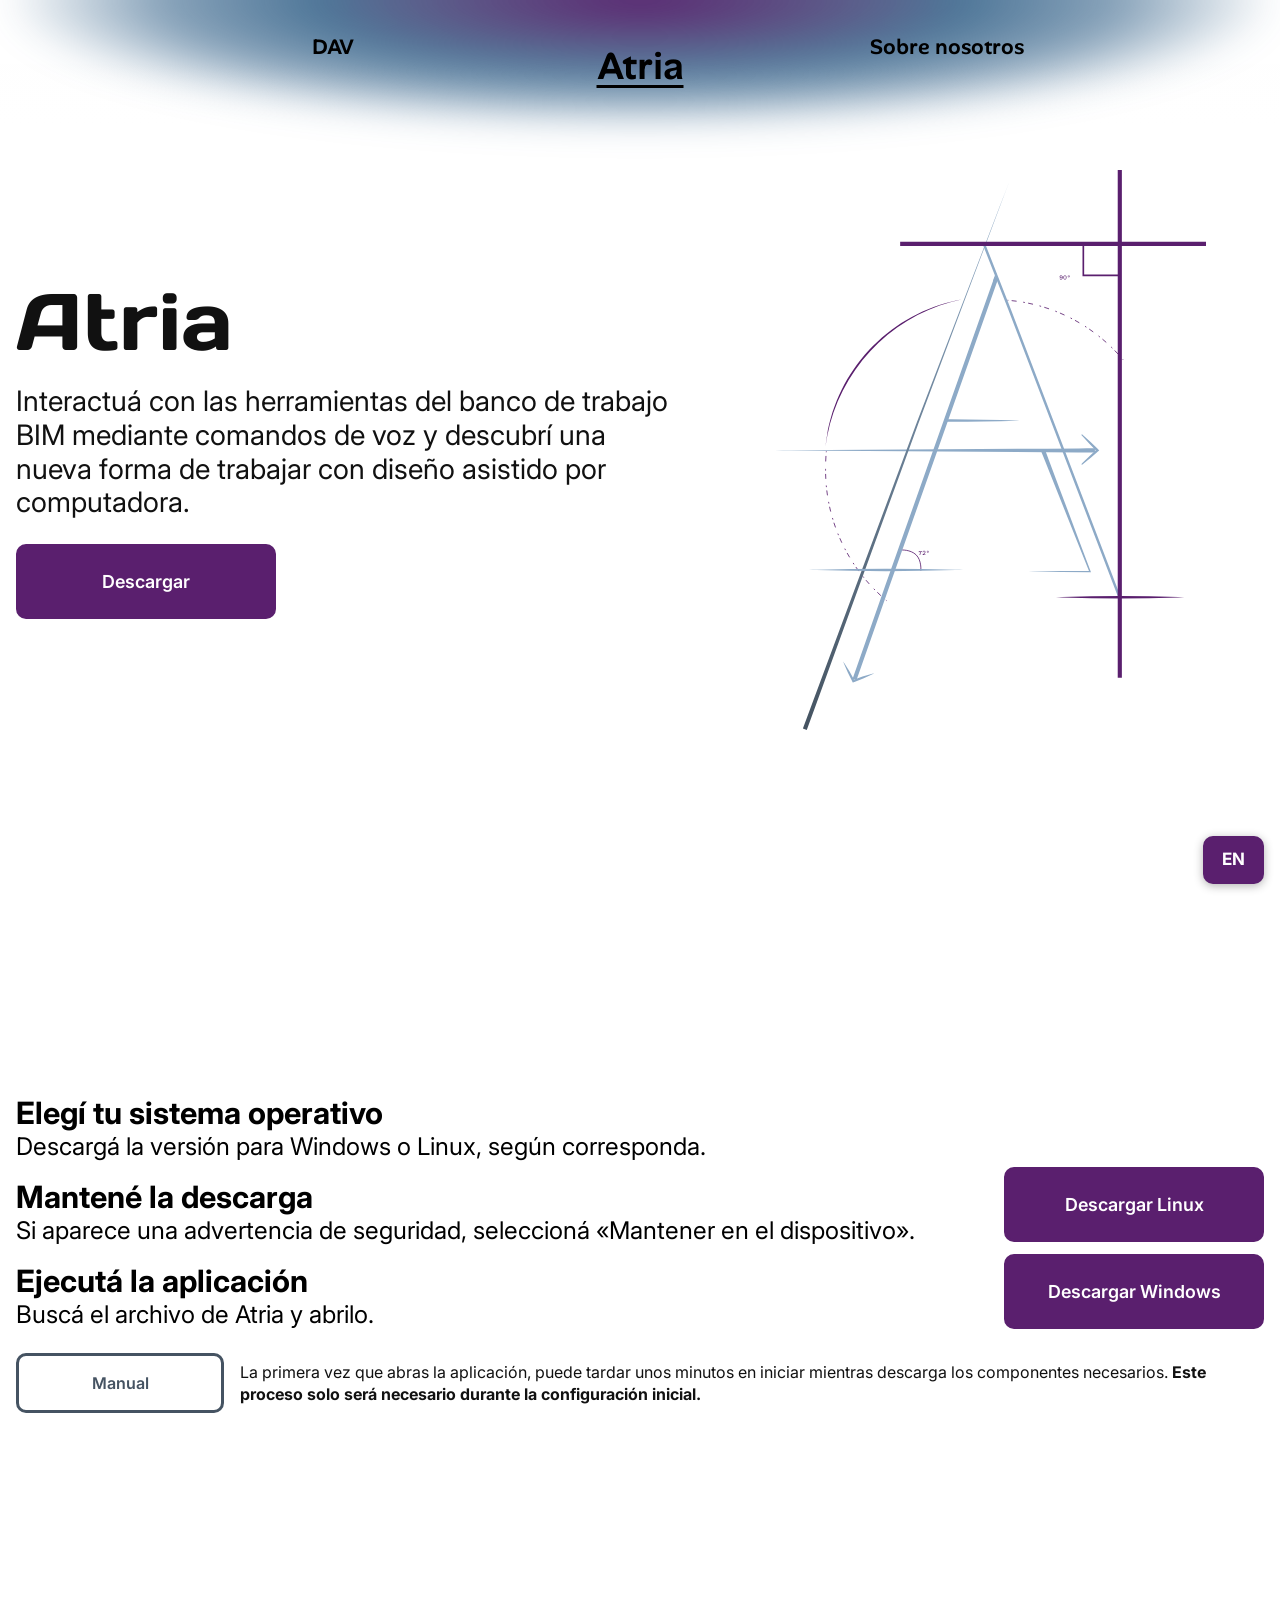
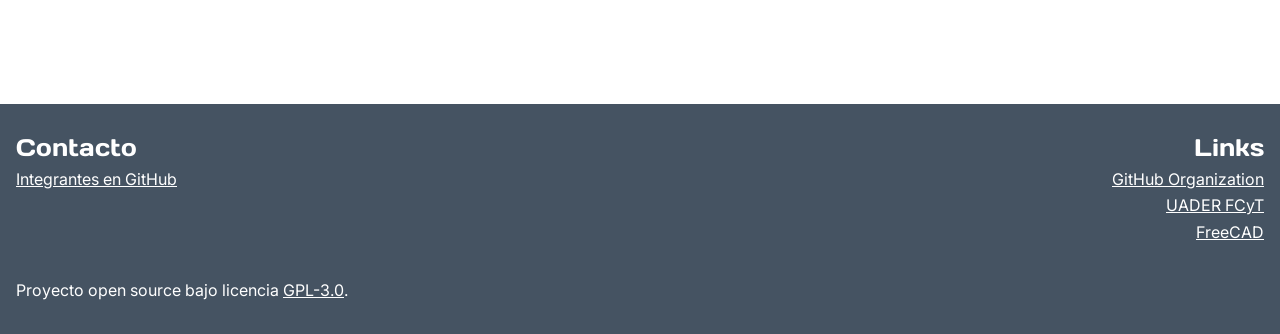
<file: index.html>
<!doctype html>
<html lang="es">
<head>
  <meta charset="utf-8">
  <meta name="viewport" content="width=device-width, initial-scale=1">
  <title>Atria</title>
  <meta name="description" content="Atria permite interactuar con las herramientas del banco de trabajo BIM mediante comandos de voz. Proyecto open source de la UADER.">
  <link rel="canonical" href="https://dav-atria-web.vercel.app/atria">
  <link rel="alternate" hreflang="es" href="https://dav-atria-web.vercel.app/atria">
  <link rel="alternate" hreflang="en" href="https://dav-atria-web.vercel.app/en/atria">
  <link rel="alternate" hreflang="x-default" href="https://dav-atria-web.vercel.app/atria">
  <meta property="og:type" content="website">
  <meta property="og:title" content="Atria">
  <meta property="og:description" content="Atria permite interactuar con las herramientas del banco de trabajo BIM mediante comandos de voz. Proyecto open source de la UADER.">
  <meta property="og:url" content="https://dav-atria-web.vercel.app/atria">
  <meta property="og:locale" content="es_AR">
  <link rel="icon" type="image/svg+xml" href="assets/img/atria-ilustracion.svg">
  <link rel="stylesheet" href="css/styles.css">
</head>
<body>
  <a class="skip-link" href="#main">Saltar al contenido</a>

  <header class="site-header" data-active="atria">
    <div class="nav-blob" aria-hidden="true"></div>
    <div class="site-header__bar">
      <nav id="main-nav" class="main-nav" aria-label="Principal">
        <a href="/DAV">DAV</a>
        <a href="/atria" aria-current="page"><span translate="no" class="notranslate">Atria</span></a>
        <a href="/nosotros">Sobre nosotros</a>
      </nav>
    </div>
  </header>

  <main id="main">
    <section class="section section--screen section--atria" aria-labelledby="page-title">
      <div class="container">
        <div class="hero">
          <div class="hero__text">
            <h1 id="page-title"><span translate="no" class="notranslate">Atria</span></h1>
            <p class="lead">Interactuá con las herramientas del banco de trabajo BIM mediante comandos de voz y descubrí una nueva forma de trabajar con diseño asistido por computadora.</p>
            <div class="btn-row">
              <a class="btn btn--atria" href="#descargas"><span class="btn__label">Descargar</span></a>
            </div>
          </div>
          <img class="hero__visual hero__visual--atria" src="assets/img/atria-ilustracion.svg" alt="" width="520" height="675">
        </div>
      </div>
    </section>
    <section class="section section--screen section--atria" id="descargas" aria-label="Cómo instalar Atria">
      <div class="container">
        <div class="downloads downloads--atria">
          <div class="steps" role="group" aria-label="Cómo instalar Atria">
            <div class="step">
              <h2>Elegí tu sistema operativo</h2>
              <p>Descargá la versión para Windows o Linux, según corresponda.</p>
            </div>
            <div class="step">
              <h2>Mantené la descarga</h2>
              <p>Si aparece una advertencia de seguridad, seleccioná «Mantener en el dispositivo».</p>
            </div>
            <div class="step">
              <h2>Ejecutá la aplicación</h2>
              <p>Buscá el archivo de <span translate="no" class="notranslate">Atria</span> y abrilo.</p>
            </div>
          </div>
          <div class="btn-row downloads__actions">
            <button type="button" class="btn btn--atria" data-link="downloads.atriaLinux" disabled aria-disabled="true"><span class="btn__label">Descargar Linux</span><small>Próximamente</small></button>
            <button type="button" class="btn btn--atria" data-link="downloads.atriaWindows" disabled aria-disabled="true"><span class="btn__label">Descargar Windows</span><small>Próximamente</small></button>
          </div>
          <div class="manual">
            <button type="button" class="btn btn--outline btn--atria-outline" data-link="manual.atria.es" disabled aria-disabled="true"><span class="btn__label">Manual</span><small>Próximamente</small></button>
            <p>La primera vez que abras la aplicación, puede tardar unos minutos en iniciar mientras descarga los componentes necesarios. <strong>Este proceso solo será necesario durante la configuración inicial.</strong></p>
          </div>
        </div>
      </div>
    </section>
  </main>

  <footer class="site-footer site-footer--atria">
    <div class="container site-footer__grid">
      <div>
        <h2 class="site-footer__title">Contacto</h2>
        <ul>
          <li><a href="https://github.com/orgs/DAv-Project-Team-UADER/people" target="_blank" rel="noopener noreferrer">Integrantes en GitHub</a></li>
        </ul>
      </div>
      <div class="site-footer__right">
        <h2 class="site-footer__title">Links</h2>
        <ul>
          <li><a href="https://github.com/DAv-Project-Team-UADER" target="_blank" rel="noopener noreferrer">GitHub Organization</a></li>
          <li><a href="https://fcytcdelu.uader.edu.ar/" target="_blank" rel="noopener noreferrer">UADER FCyT</a></li>
          <li><a href="https://www.freecad.org" target="_blank" rel="noopener noreferrer">FreeCAD</a></li>
        </ul>
      </div>
      <p class="site-footer__license">Proyecto open source bajo licencia <a href="https://github.com/DAv-Project-Team-UADER/Atria/blob/main/LICENSE" target="_blank" rel="noopener noreferrer">GPL-3.0</a>.</p>
    </div>
  </footer>

  <nav class="lang-switch lang-switch--atria" aria-label="Idioma">
    <a href="/en/atria" lang="en" hreflang="en" title="English">EN</a>
  </nav>

  <script src="js/config.js"></script>
  <script src="js/main.js"></script>
</body>
</html>
</file>
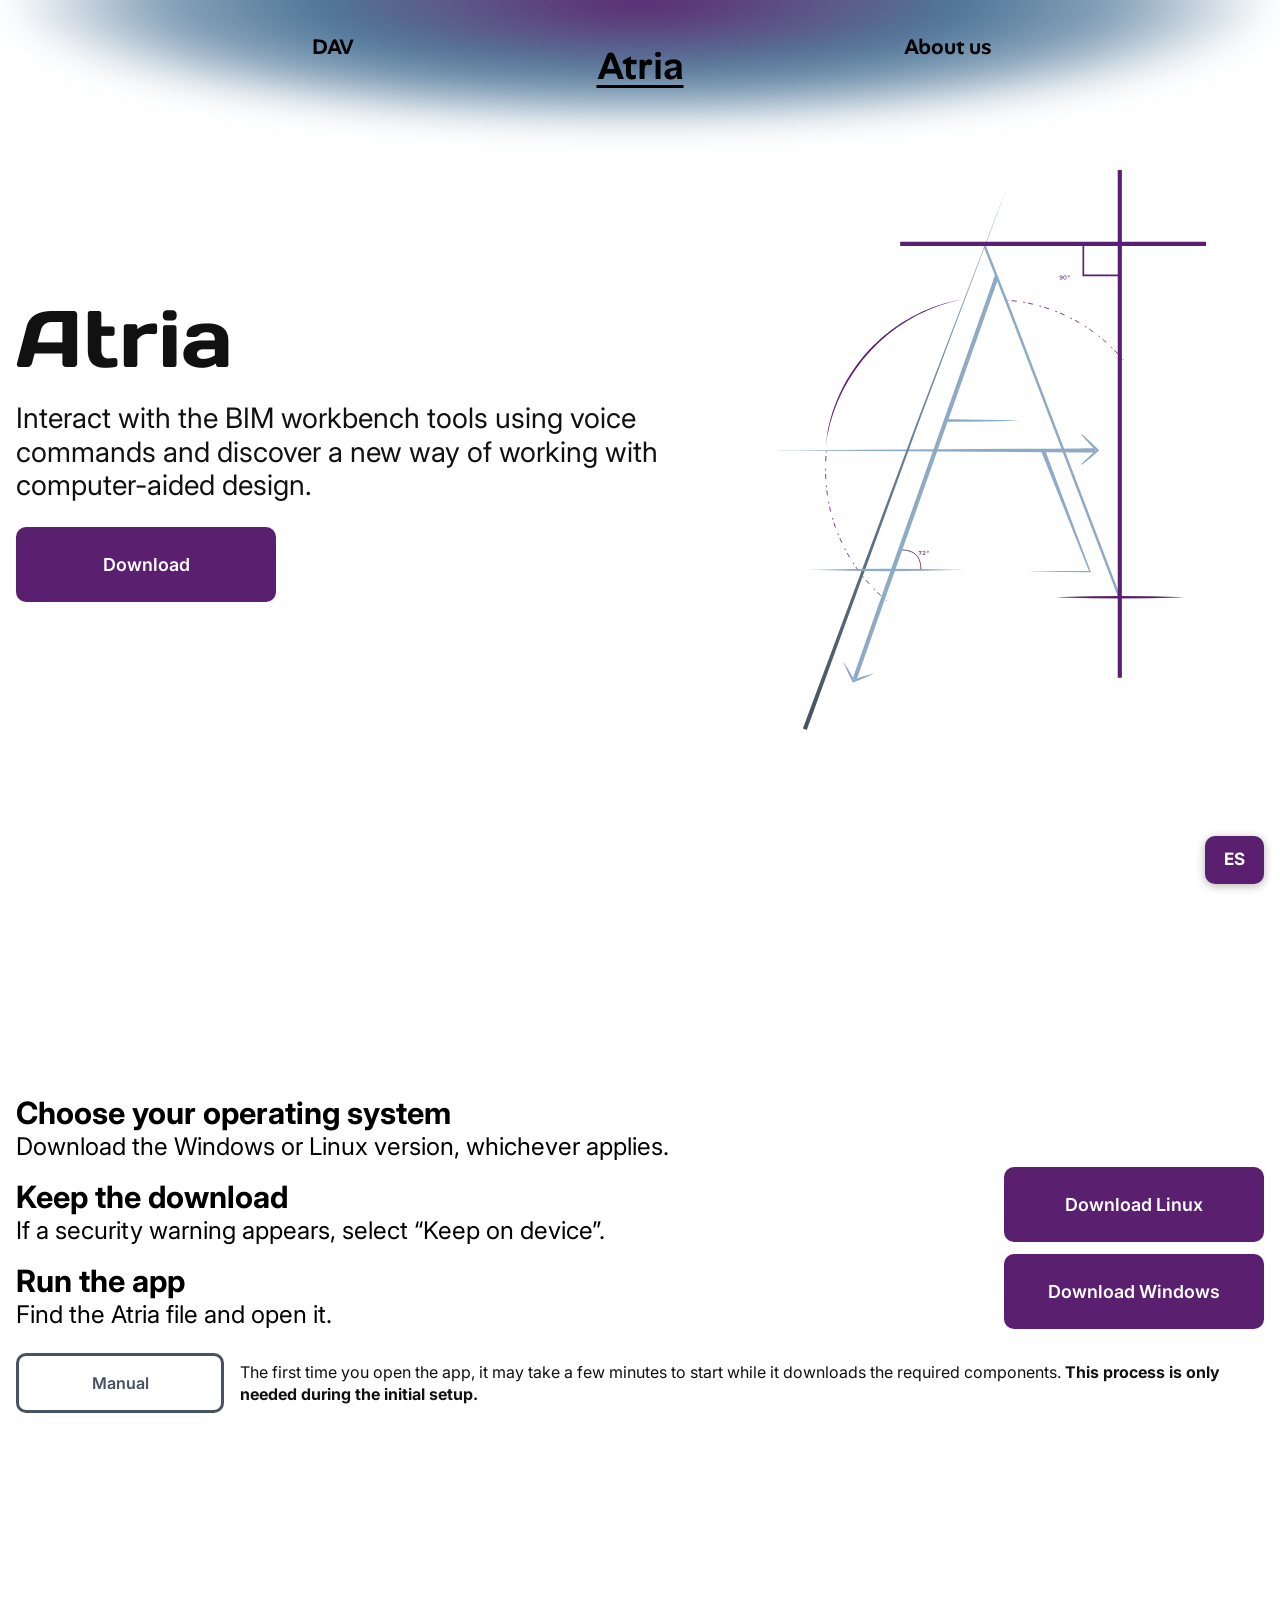
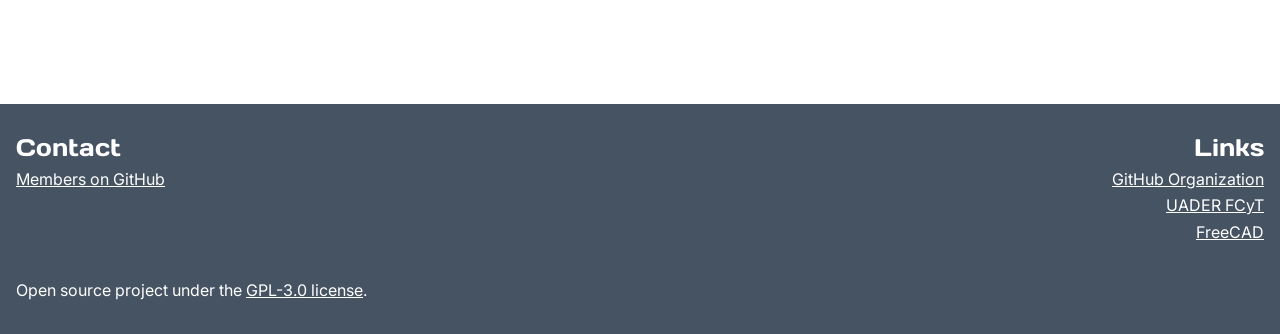
<file: en/index.html>
<!doctype html>
<html lang="en">
<head>
  <meta charset="utf-8">
  <meta name="viewport" content="width=device-width, initial-scale=1">
  <title>Atria</title>
  <meta name="description" content="Atria lets you interact with the BIM workbench tools using voice commands. Open source project from UADER.">
  <link rel="canonical" href="https://dav-atria-web.vercel.app/en/atria">
  <link rel="alternate" hreflang="es" href="https://dav-atria-web.vercel.app/atria">
  <link rel="alternate" hreflang="en" href="https://dav-atria-web.vercel.app/en/atria">
  <link rel="alternate" hreflang="x-default" href="https://dav-atria-web.vercel.app/atria">
  <meta property="og:type" content="website">
  <meta property="og:title" content="Atria">
  <meta property="og:description" content="Atria lets you interact with the BIM workbench tools using voice commands. Open source project from UADER.">
  <meta property="og:url" content="https://dav-atria-web.vercel.app/en/atria">
  <meta property="og:locale" content="en_US">
  <link rel="icon" type="image/svg+xml" href="../assets/img/atria-ilustracion.svg">
  <link rel="stylesheet" href="../css/styles.css">
</head>
<body>
  <a class="skip-link" href="#main">Skip to content</a>

  <header class="site-header" data-active="atria">
    <div class="nav-blob" aria-hidden="true"></div>
    <div class="site-header__bar">
      <nav id="main-nav" class="main-nav" aria-label="Main">
        <a href="/en/DAV">DAV</a>
        <a href="/en/atria" aria-current="page"><span translate="no" class="notranslate">Atria</span></a>
        <a href="/en/aboutUs">About us</a>
      </nav>
    </div>
  </header>

  <main id="main">
    <section class="section section--screen section--atria" aria-labelledby="page-title">
      <div class="container">
        <div class="hero">
          <div class="hero__text">
            <h1 id="page-title"><span translate="no" class="notranslate">Atria</span></h1>
            <p class="lead">Interact with the BIM workbench tools using voice commands and discover a new way of working with computer-aided design.</p>
            <div class="btn-row">
              <a class="btn btn--atria" href="#descargas"><span class="btn__label">Download</span></a>
            </div>
          </div>
          <img class="hero__visual hero__visual--atria" src="../assets/img/atria-ilustracion.svg" alt="" width="520" height="675">
        </div>
      </div>
    </section>
    <section class="section section--screen section--atria" id="descargas" aria-label="How to install Atria">
      <div class="container">
        <div class="downloads downloads--atria">
          <div class="steps" role="group" aria-label="How to install Atria">
            <div class="step">
              <h2>Choose your operating system</h2>
              <p>Download the Windows or Linux version, whichever applies.</p>
            </div>
            <div class="step">
              <h2>Keep the download</h2>
              <p>If a security warning appears, select “Keep on device”.</p>
            </div>
            <div class="step">
              <h2>Run the app</h2>
              <p>Find the <span translate="no" class="notranslate">Atria</span> file and open it.</p>
            </div>
          </div>
          <div class="btn-row downloads__actions">
            <button type="button" class="btn btn--atria" data-link="downloads.atriaLinux" disabled aria-disabled="true"><span class="btn__label">Download Linux</span><small>Coming soon</small></button>
            <button type="button" class="btn btn--atria" data-link="downloads.atriaWindows" disabled aria-disabled="true"><span class="btn__label">Download Windows</span><small>Coming soon</small></button>
          </div>
          <div class="manual">
            <button type="button" class="btn btn--outline btn--atria-outline" data-link="manual.atria.en" disabled aria-disabled="true"><span class="btn__label">Manual</span><small>Coming soon</small></button>
            <p>The first time you open the app, it may take a few minutes to start while it downloads the required components. <strong>This process is only needed during the initial setup.</strong></p>
          </div>
        </div>
      </div>
    </section>
  </main>

  <footer class="site-footer site-footer--atria">
    <div class="container site-footer__grid">
      <div>
        <h2 class="site-footer__title">Contact</h2>
        <ul>
          <li><a href="https://github.com/orgs/DAv-Project-Team-UADER/people" target="_blank" rel="noopener noreferrer">Members on GitHub</a></li>
        </ul>
      </div>
      <div class="site-footer__right">
        <h2 class="site-footer__title">Links</h2>
        <ul>
          <li><a href="https://github.com/DAv-Project-Team-UADER" target="_blank" rel="noopener noreferrer">GitHub Organization</a></li>
          <li><a href="https://fcytcdelu.uader.edu.ar/" target="_blank" rel="noopener noreferrer">UADER FCyT</a></li>
          <li><a href="https://www.freecad.org" target="_blank" rel="noopener noreferrer">FreeCAD</a></li>
        </ul>
      </div>
      <p class="site-footer__license">Open source project under the <a href="https://github.com/DAv-Project-Team-UADER/Atria/blob/main/LICENSE" target="_blank" rel="noopener noreferrer">GPL-3.0 license</a>.</p>
    </div>
  </footer>

  <nav class="lang-switch lang-switch--atria" aria-label="Language">
    <a href="/atria" lang="es" hreflang="es" title="Español">ES</a>
  </nav>

  <script src="../js/config.js"></script>
  <script src="../js/main.js"></script>
</body>
</html>
</file>
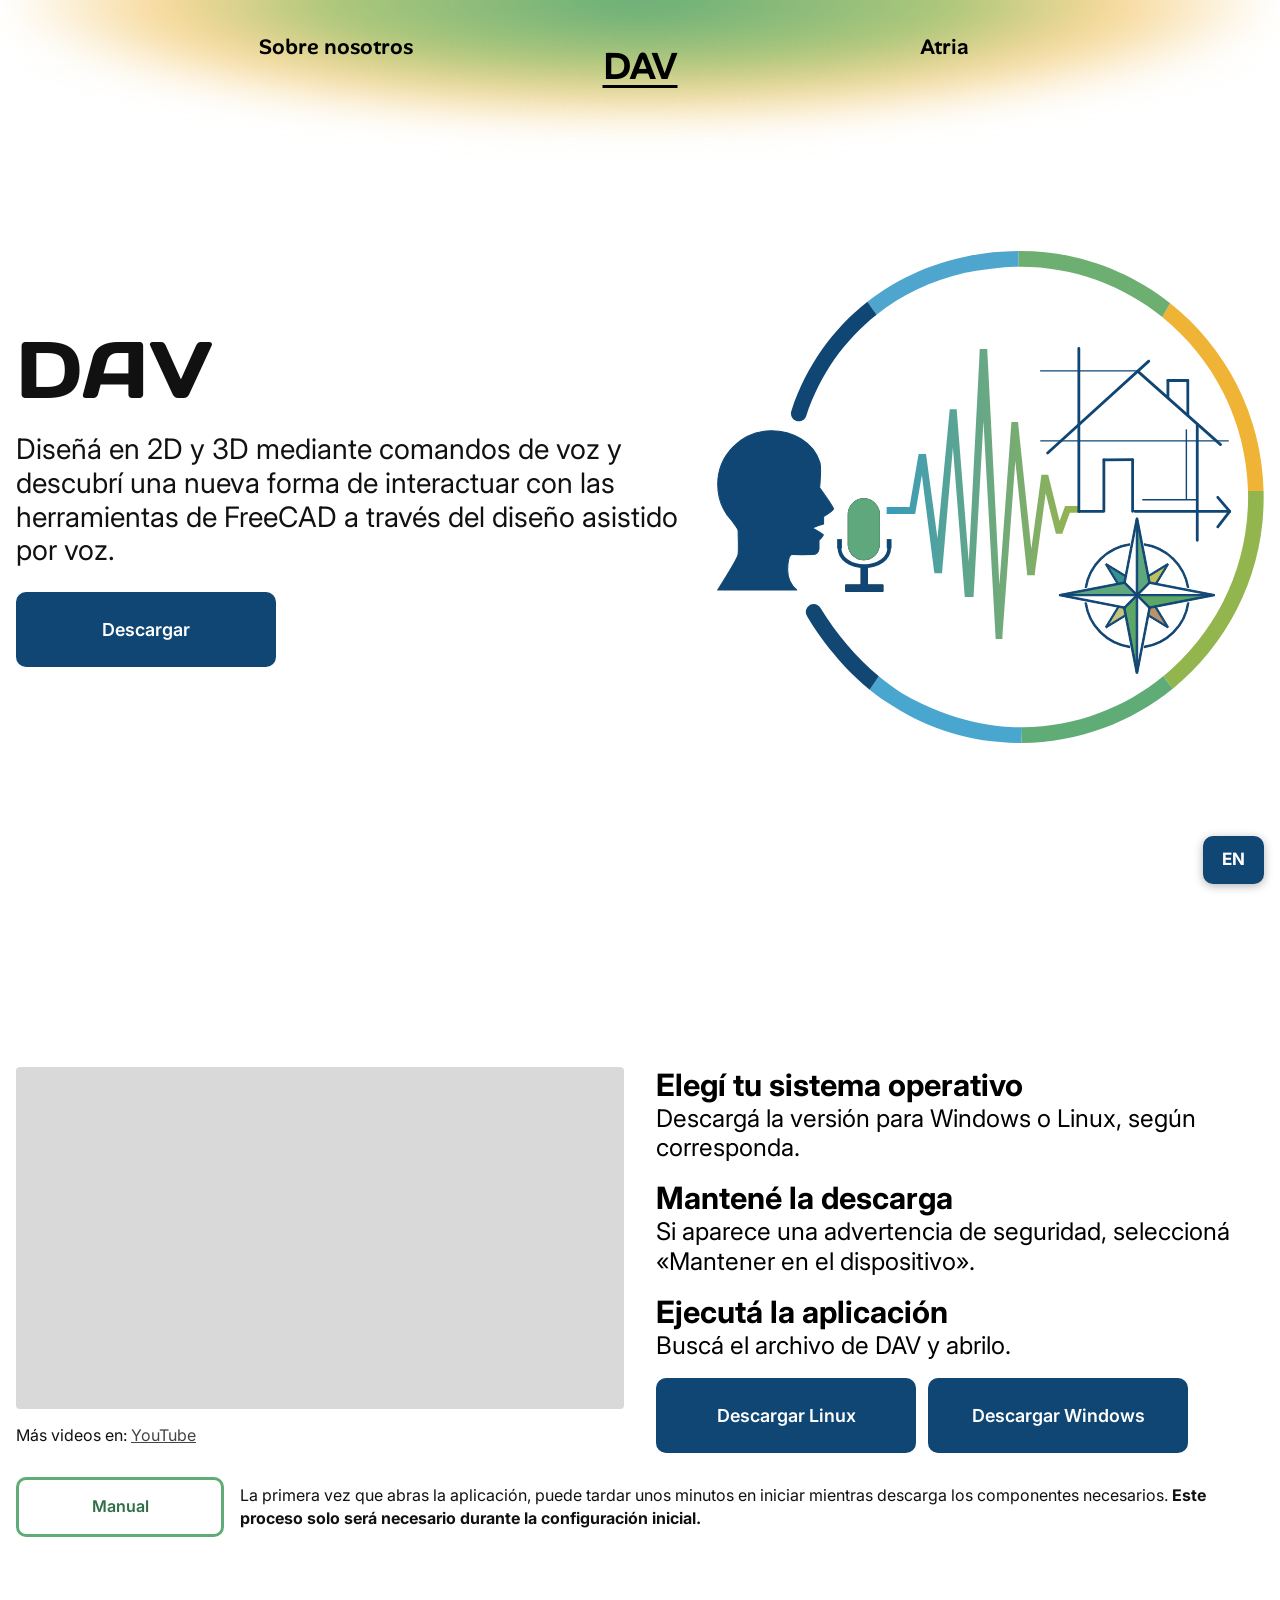
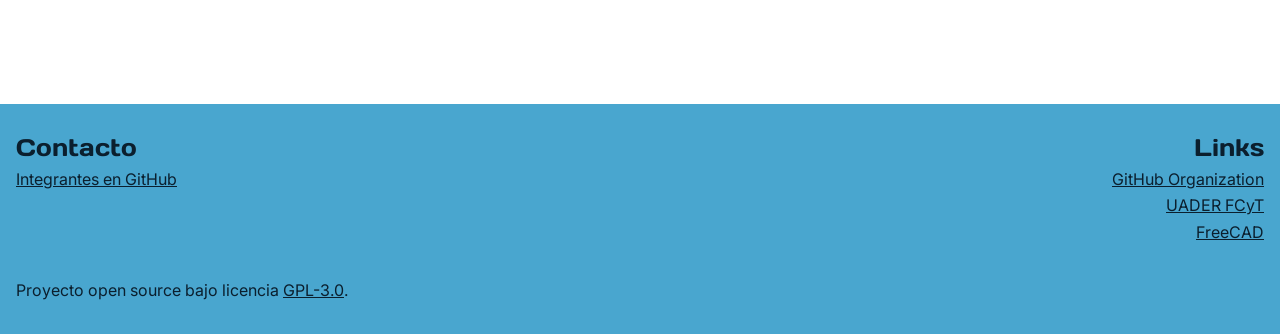
<file: dav.html>
<!doctype html>
<html lang="es">
<head>
  <meta charset="utf-8">
  <meta name="viewport" content="width=device-width, initial-scale=1">
  <title>DAV</title>
  <meta name="description" content="DAV permite diseñar en 2D y 3D con FreeCAD mediante comandos de voz. Proyecto open source de la UADER.">
  <link rel="canonical" href="https://dav-atria-web.vercel.app/DAV">
  <link rel="alternate" hreflang="es" href="https://dav-atria-web.vercel.app/DAV">
  <link rel="alternate" hreflang="en" href="https://dav-atria-web.vercel.app/en/DAV">
  <link rel="alternate" hreflang="x-default" href="https://dav-atria-web.vercel.app/DAV">
  <meta property="og:type" content="website">
  <meta property="og:title" content="DAV">
  <meta property="og:description" content="DAV permite diseñar en 2D y 3D con FreeCAD mediante comandos de voz. Proyecto open source de la UADER.">
  <meta property="og:url" content="https://dav-atria-web.vercel.app/DAV">
  <meta property="og:locale" content="es_AR">
  <link rel="icon" type="image/svg+xml" href="assets/img/dav-ilustracion.svg">
  <link rel="stylesheet" href="css/styles.css">
</head>
<body>
  <a class="skip-link" href="#main">Saltar al contenido</a>

  <header class="site-header" data-active="dav">
    <div class="nav-blob" aria-hidden="true"></div>
    <div class="site-header__bar">
      <nav id="main-nav" class="main-nav" aria-label="Principal">
        <a href="/nosotros">Sobre nosotros</a>
        <a href="/DAV" aria-current="page">DAV</a>
        <a href="/atria"><span translate="no" class="notranslate">Atria</span></a>
      </nav>
    </div>
  </header>

  <main id="main">
    <section class="section section--screen section--dav" aria-labelledby="page-title">
      <div class="container">
        <div class="hero">
          <div class="hero__text">
            <h1 id="page-title">DAV</h1>
            <p class="lead">Diseñá en 2D y 3D mediante comandos de voz y descubrí una nueva forma de interactuar con las herramientas de FreeCAD a través del diseño asistido por voz.</p>
            <div class="btn-row">
              <a class="btn btn--dav" href="#descargas"><span class="btn__label">Descargar</span></a>
            </div>
          </div>
          <img class="hero__visual hero__visual--dav" src="assets/img/dav-ilustracion.svg" alt="" width="509" height="459">
        </div>
      </div>
    </section>
    <section class="section section--screen section--dav" id="descargas" aria-label="Cómo instalar DAV">
      <div class="container">
        <div class="downloads">
          <div class="downloads__video" style="position: relative; overflow: hidden;">
            <iframe src="https://www.youtube.com/embed/890cXP_gKmc?rel=0"
              title="Video tutorial de DAV" loading="lazy" referrerpolicy="strict-origin-when-cross-origin"
              style="position: absolute; inset: 0; width: 100%; height: 100%; border: 0; border-radius: 4px;"
              allow="accelerometer; autoplay; clipboard-write; encrypted-media; gyroscope; picture-in-picture; web-share"
              allowfullscreen></iframe>
          </div>
          <p class="downloads__more">Más videos en:
            <span class="link-soon" data-link="youtube">YouTube</span>
          </p>
          <div class="steps" role="group" aria-label="Cómo instalar DAV">
            <div class="step">
              <h2>Elegí tu sistema operativo</h2>
              <p>Descargá la versión para Windows o Linux, según corresponda.</p>
            </div>
            <div class="step">
              <h2>Mantené la descarga</h2>
              <p>Si aparece una advertencia de seguridad, seleccioná «Mantener en el dispositivo».</p>
            </div>
            <div class="step">
              <h2>Ejecutá la aplicación</h2>
              <p>Buscá el archivo de DAV y abrilo.</p>
            </div>
            <div class="btn-row">
              <button type="button" class="btn btn--dav" data-link="downloads.davLinux" disabled aria-disabled="true"><span class="btn__label">Descargar Linux</span><small>Próximamente</small></button>
              <button type="button" class="btn btn--dav" data-link="downloads.davWindows" disabled aria-disabled="true"><span class="btn__label">Descargar Windows</span><small>Próximamente</small></button>
            </div>
          </div>
          <div class="manual">
            <button type="button" class="btn btn--outline btn--dav-outline" data-link="manual.dav.es" disabled aria-disabled="true"><span class="btn__label">Manual</span><small>Próximamente</small></button>
            <p>La primera vez que abras la aplicación, puede tardar unos minutos en iniciar mientras descarga los componentes necesarios. <strong>Este proceso solo será necesario durante la configuración inicial.</strong></p>
          </div>
        </div>
      </div>
    </section>
  </main>

  <footer class="site-footer site-footer--dav">
    <div class="container site-footer__grid">
      <div>
        <h2 class="site-footer__title">Contacto</h2>
        <ul>
          <li><a href="https://github.com/orgs/DAv-Project-Team-UADER/people" target="_blank" rel="noopener noreferrer">Integrantes en GitHub</a></li>
        </ul>
      </div>
      <div class="site-footer__right">
        <h2 class="site-footer__title">Links</h2>
        <ul>
          <li><a href="https://github.com/DAv-Project-Team-UADER" target="_blank" rel="noopener noreferrer">GitHub Organization</a></li>
          <li><a href="https://fcytcdelu.uader.edu.ar/" target="_blank" rel="noopener noreferrer">UADER FCyT</a></li>
          <li><a href="https://www.freecad.org" target="_blank" rel="noopener noreferrer">FreeCAD</a></li>
        </ul>
      </div>
      <p class="site-footer__license">Proyecto open source bajo licencia <a href="https://github.com/DAv-Project-Team-UADER/Atria/blob/main/LICENSE" target="_blank" rel="noopener noreferrer">GPL-3.0</a>.</p>
    </div>
  </footer>

  <nav class="lang-switch lang-switch--dav" aria-label="Idioma">
    <a href="/en/DAV" lang="en" hreflang="en" title="English">EN</a>
  </nav>

  <script src="js/config.js"></script>
  <script src="js/main.js"></script>
</body>
</html>
</file>
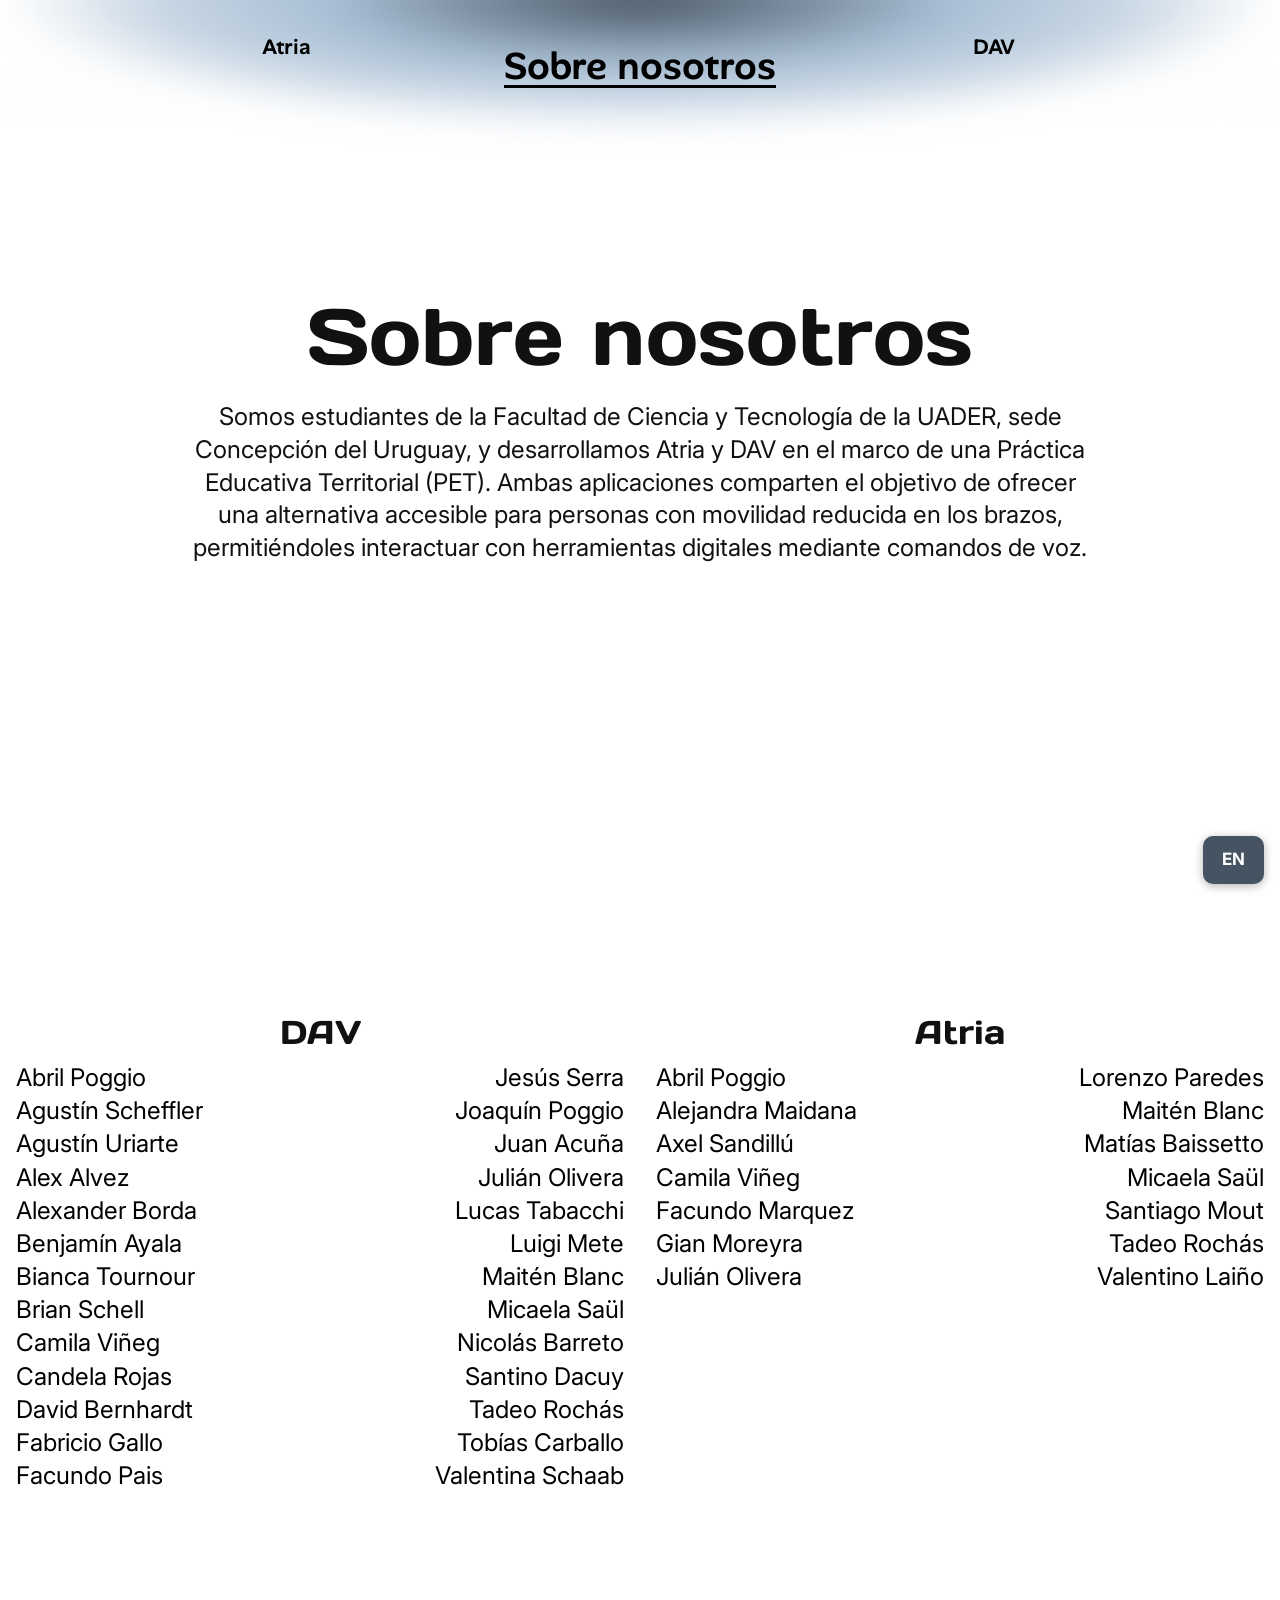
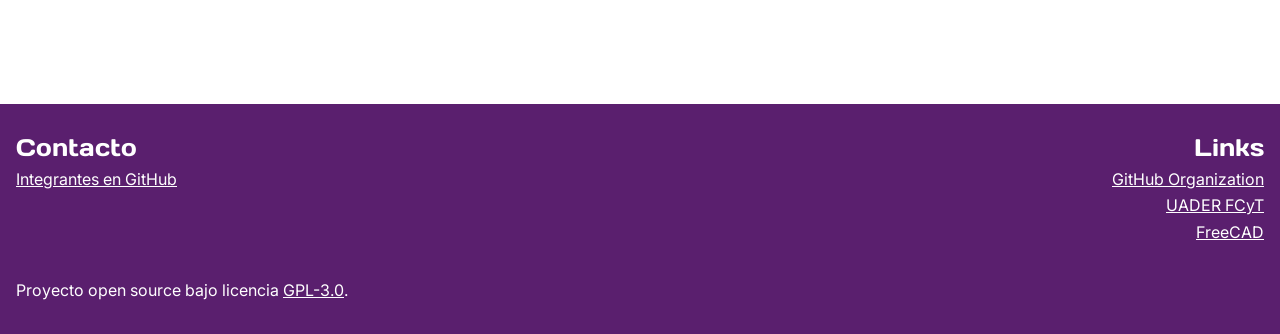
<file: nosotros.html>
<!doctype html>
<html lang="es">
<head>
  <meta charset="utf-8">
  <meta name="viewport" content="width=device-width, initial-scale=1">
  <title>Sobre nosotros</title>
  <meta name="description" content="Estudiantes de la FCyT de la UADER (Concepción del Uruguay) que desarrollan Atria y DAV en una Práctica Educativa Territorial (PET).">
  <link rel="canonical" href="https://dav-atria-web.vercel.app/nosotros">
  <link rel="alternate" hreflang="es" href="https://dav-atria-web.vercel.app/nosotros">
  <link rel="alternate" hreflang="en" href="https://dav-atria-web.vercel.app/en/aboutUs">
  <link rel="alternate" hreflang="x-default" href="https://dav-atria-web.vercel.app/nosotros">
  <meta property="og:type" content="website">
  <meta property="og:title" content="Sobre nosotros">
  <meta property="og:description" content="Estudiantes de la FCyT de la UADER (Concepción del Uruguay) que desarrollan Atria y DAV en una Práctica Educativa Territorial (PET).">
  <meta property="og:url" content="https://dav-atria-web.vercel.app/nosotros">
  <meta property="og:locale" content="es_AR">
  <link rel="icon" type="image/svg+xml" href="assets/img/atria-ilustracion.svg">
  <link rel="stylesheet" href="css/styles.css">
</head>
<body>
  <a class="skip-link" href="#main">Saltar al contenido</a>

  <header class="site-header" data-active="about">
    <div class="nav-blob" aria-hidden="true"></div>
    <div class="site-header__bar">
      <nav id="main-nav" class="main-nav" aria-label="Principal">
        <a href="/atria"><span translate="no" class="notranslate">Atria</span></a>
        <a href="/nosotros" aria-current="page">Sobre nosotros</a>
        <a href="/DAV">DAV</a>
      </nav>
    </div>
  </header>

  <main id="main">
    <section class="section section--about section--screen" aria-labelledby="page-title">
      <div class="container">
        <h1 id="page-title" class="title--center">Sobre nosotros</h1>
        <p class="about__text">Somos estudiantes de la Facultad de Ciencia y Tecnología de la UADER, sede Concepción del Uruguay, y desarrollamos <span translate="no" class="notranslate">Atria</span> y DAV en el marco de una Práctica Educativa Territorial (PET). Ambas aplicaciones comparten el objetivo de ofrecer una alternativa accesible para personas con movilidad reducida en los brazos, permitiéndoles interactuar con herramientas digitales mediante comandos de voz.</p>
      </div>
    </section>
    <section class="section section--about section--screen" aria-label="Integrantes por proyecto">
      <div class="container">
        <div class="teams">
          <div class="team">
            <h2 class="team__title">DAV</h2>
            <ul class="team__list">
              <li>Abril Poggio</li>
              <li>Agustín Scheffler</li>
              <li>Agustín Uriarte</li>
              <li>Alex Alvez</li>
              <li>Alexander Borda</li>
              <li>Benjamín Ayala</li>
              <li>Bianca Tournour</li>
              <li>Brian Schell</li>
              <li>Camila Viñeg</li>
              <li>Candela Rojas</li>
              <li>David Bernhardt</li>
              <li>Fabricio Gallo</li>
              <li>Facundo Pais</li>
            </ul>
            <ul class="team__list">
              <li>Jesús Serra</li>
              <li>Joaquín Poggio</li>
              <li>Juan Acuña</li>
              <li>Julián Olivera</li>
              <li>Lucas Tabacchi</li>
              <li>Luigi Mete</li>
              <li>Maitén Blanc</li>
              <li>Micaela Saül</li>
              <li>Nicolás Barreto</li>
              <li>Santino Dacuy</li>
              <li>Tadeo Rochás</li>
              <li>Tobías Carballo</li>
              <li>Valentina Schaab</li>
            </ul>
          </div>
          <div class="team">
            <h2 class="team__title"><span translate="no" class="notranslate">Atria</span></h2>
            <ul class="team__list">
              <li>Abril Poggio</li>
              <li>Alejandra Maidana</li>
              <li>Axel Sandillú</li>
              <li>Camila Viñeg</li>
              <li>Facundo Marquez</li>
              <li>Gian Moreyra</li>
              <li>Julián Olivera</li>
            </ul>
            <ul class="team__list">
              <li>Lorenzo Paredes</li>
              <li>Maitén Blanc</li>
              <li>Matías Baissetto</li>
              <li>Micaela Saül</li>
              <li>Santiago Mout</li>
              <li>Tadeo Rochás</li>
              <li>Valentino Laiño</li>
            </ul>
          </div>
        </div>
      </div>
    </section>
  </main>

  <footer class="site-footer site-footer--about">
    <div class="container site-footer__grid">
      <div>
        <h2 class="site-footer__title">Contacto</h2>
        <ul>
          <li><a href="https://github.com/orgs/DAv-Project-Team-UADER/people" target="_blank" rel="noopener noreferrer">Integrantes en GitHub</a></li>
        </ul>
      </div>
      <div class="site-footer__right">
        <h2 class="site-footer__title">Links</h2>
        <ul>
          <li><a href="https://github.com/DAv-Project-Team-UADER" target="_blank" rel="noopener noreferrer">GitHub Organization</a></li>
          <li><a href="https://fcytcdelu.uader.edu.ar/" target="_blank" rel="noopener noreferrer">UADER FCyT</a></li>
          <li><a href="https://www.freecad.org" target="_blank" rel="noopener noreferrer">FreeCAD</a></li>
        </ul>
      </div>
      <p class="site-footer__license">Proyecto open source bajo licencia <a href="https://github.com/DAv-Project-Team-UADER/Atria/blob/main/LICENSE" target="_blank" rel="noopener noreferrer">GPL-3.0</a>.</p>
    </div>
  </footer>

  <nav class="lang-switch lang-switch--about" aria-label="Idioma">
    <a href="/en/aboutUs" lang="en" hreflang="en" title="English">EN</a>
  </nav>

  <script src="js/config.js"></script>
  <script src="js/main.js"></script>
</body>
</html>
</file>
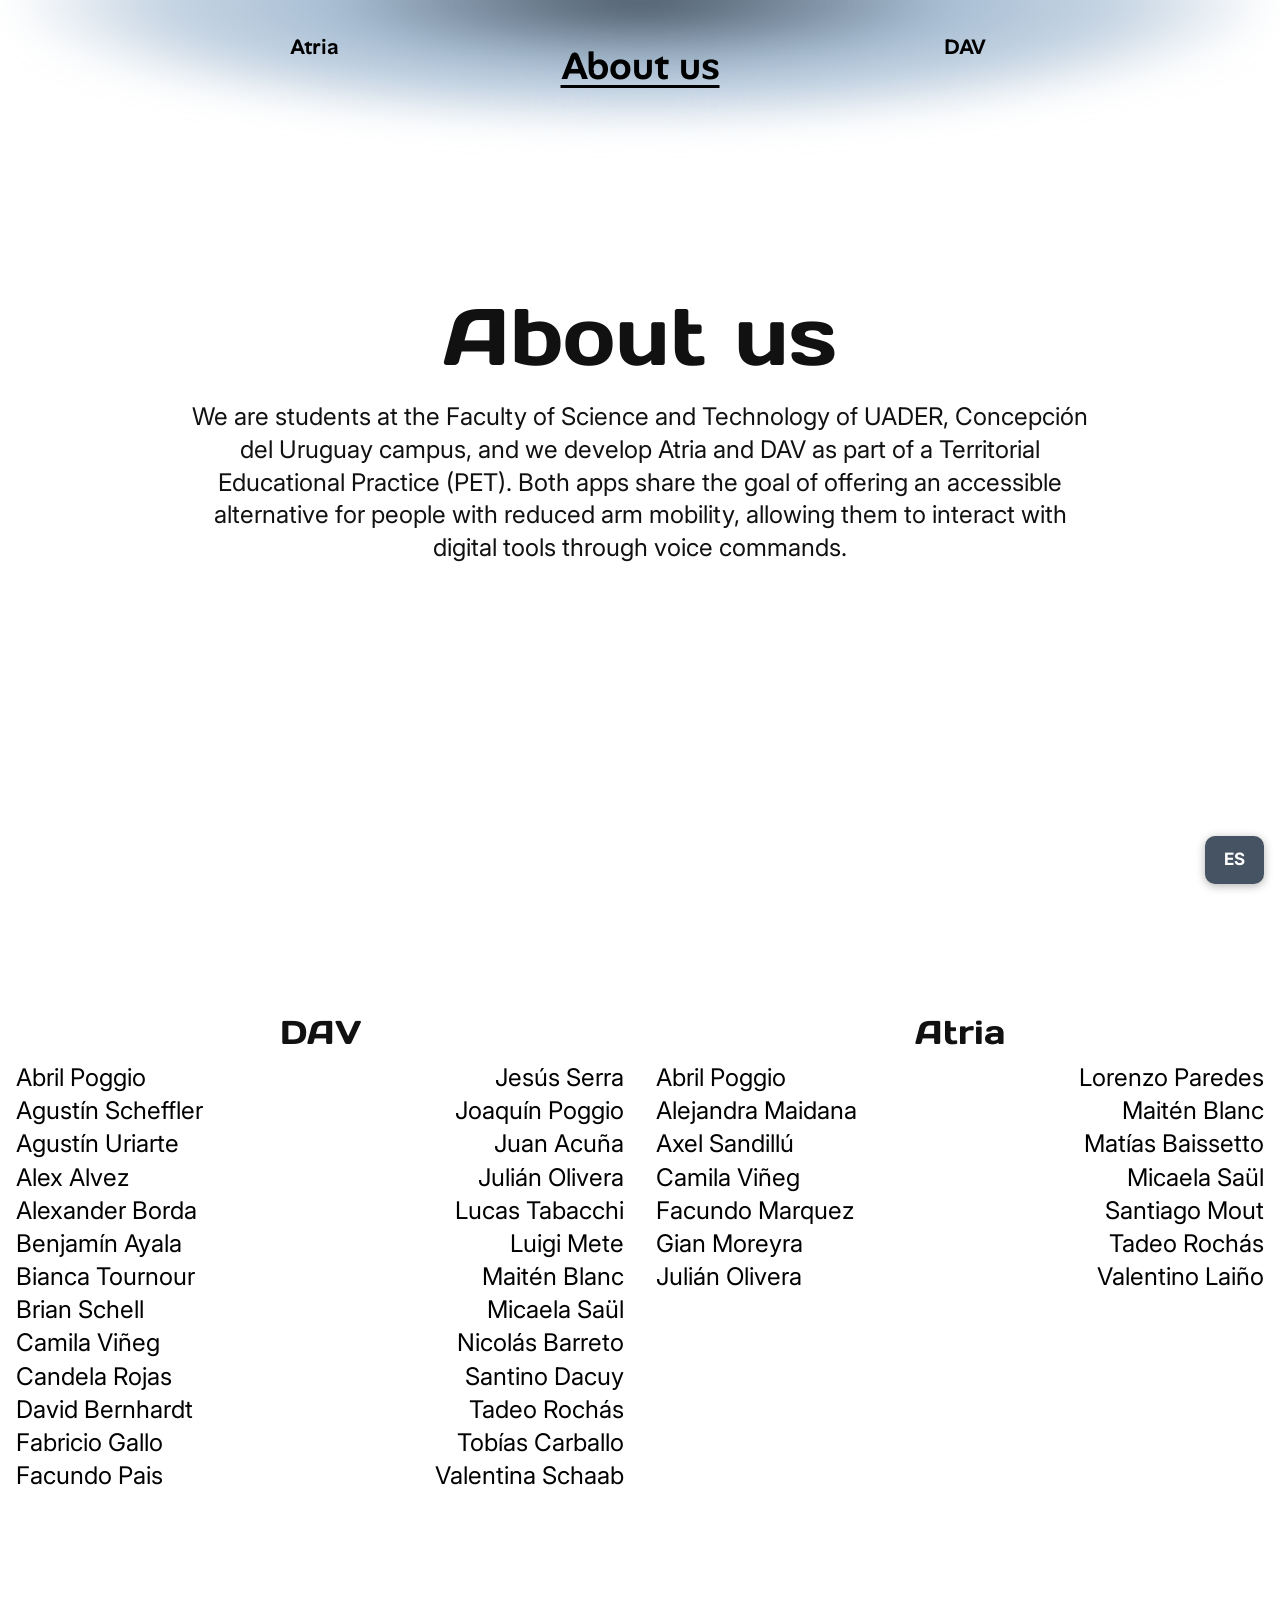
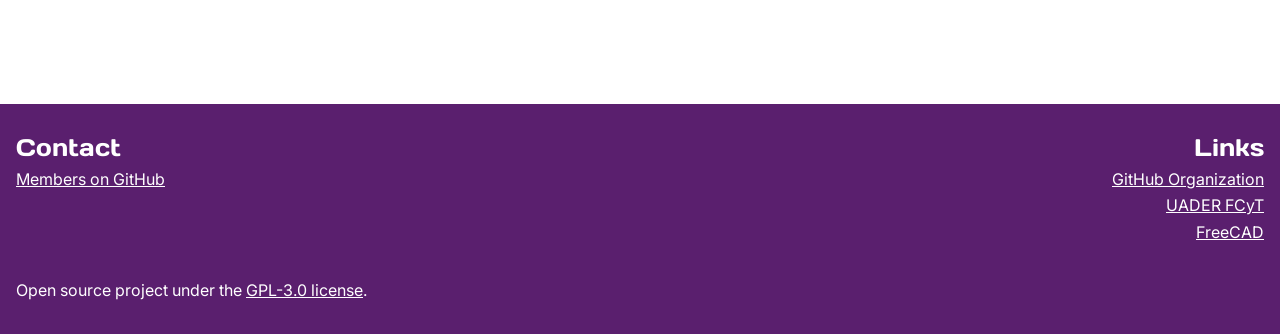
<file: en/about.html>
<!doctype html>
<html lang="en">
<head>
  <meta charset="utf-8">
  <meta name="viewport" content="width=device-width, initial-scale=1">
  <title>About us</title>
  <meta name="description" content="Students from UADER's Faculty of Science and Technology (Concepción del Uruguay) developing Atria and DAV as part of a Territorial Educational Practice (PET).">
  <link rel="canonical" href="https://dav-atria-web.vercel.app/en/aboutUs">
  <link rel="alternate" hreflang="es" href="https://dav-atria-web.vercel.app/nosotros">
  <link rel="alternate" hreflang="en" href="https://dav-atria-web.vercel.app/en/aboutUs">
  <link rel="alternate" hreflang="x-default" href="https://dav-atria-web.vercel.app/nosotros">
  <meta property="og:type" content="website">
  <meta property="og:title" content="About us">
  <meta property="og:description" content="Students from UADER's Faculty of Science and Technology (Concepción del Uruguay) developing Atria and DAV as part of a Territorial Educational Practice (PET).">
  <meta property="og:url" content="https://dav-atria-web.vercel.app/en/aboutUs">
  <meta property="og:locale" content="en_US">
  <link rel="icon" type="image/svg+xml" href="../assets/img/atria-ilustracion.svg">
  <link rel="stylesheet" href="../css/styles.css">
</head>
<body>
  <a class="skip-link" href="#main">Skip to content</a>

  <header class="site-header" data-active="about">
    <div class="nav-blob" aria-hidden="true"></div>
    <div class="site-header__bar">
      <nav id="main-nav" class="main-nav" aria-label="Main">
        <a href="/en/atria"><span translate="no" class="notranslate">Atria</span></a>
        <a href="/en/aboutUs" aria-current="page">About us</a>
        <a href="/en/DAV">DAV</a>
      </nav>
    </div>
  </header>

  <main id="main">
    <section class="section section--about section--screen" aria-labelledby="page-title">
      <div class="container">
        <h1 id="page-title" class="title--center">About us</h1>
        <p class="about__text">We are students at the Faculty of Science and Technology of UADER, Concepción del Uruguay campus, and we develop <span translate="no" class="notranslate">Atria</span> and DAV as part of a Territorial Educational Practice (PET). Both apps share the goal of offering an accessible alternative for people with reduced arm mobility, allowing them to interact with digital tools through voice commands.</p>
      </div>
    </section>
    <section class="section section--about section--screen" aria-label="Project teams">
      <div class="container">
        <div class="teams">
          <div class="team">
            <h2 class="team__title">DAV</h2>
            <ul class="team__list">
              <li>Abril Poggio</li>
              <li>Agustín Scheffler</li>
              <li>Agustín Uriarte</li>
              <li>Alex Alvez</li>
              <li>Alexander Borda</li>
              <li>Benjamín Ayala</li>
              <li>Bianca Tournour</li>
              <li>Brian Schell</li>
              <li>Camila Viñeg</li>
              <li>Candela Rojas</li>
              <li>David Bernhardt</li>
              <li>Fabricio Gallo</li>
              <li>Facundo Pais</li>
            </ul>
            <ul class="team__list">
              <li>Jesús Serra</li>
              <li>Joaquín Poggio</li>
              <li>Juan Acuña</li>
              <li>Julián Olivera</li>
              <li>Lucas Tabacchi</li>
              <li>Luigi Mete</li>
              <li>Maitén Blanc</li>
              <li>Micaela Saül</li>
              <li>Nicolás Barreto</li>
              <li>Santino Dacuy</li>
              <li>Tadeo Rochás</li>
              <li>Tobías Carballo</li>
              <li>Valentina Schaab</li>
            </ul>
          </div>
          <div class="team">
            <h2 class="team__title"><span translate="no" class="notranslate">Atria</span></h2>
            <ul class="team__list">
              <li>Abril Poggio</li>
              <li>Alejandra Maidana</li>
              <li>Axel Sandillú</li>
              <li>Camila Viñeg</li>
              <li>Facundo Marquez</li>
              <li>Gian Moreyra</li>
              <li>Julián Olivera</li>
            </ul>
            <ul class="team__list">
              <li>Lorenzo Paredes</li>
              <li>Maitén Blanc</li>
              <li>Matías Baissetto</li>
              <li>Micaela Saül</li>
              <li>Santiago Mout</li>
              <li>Tadeo Rochás</li>
              <li>Valentino Laiño</li>
            </ul>
          </div>
        </div>
      </div>
    </section>
  </main>

  <footer class="site-footer site-footer--about">
    <div class="container site-footer__grid">
      <div>
        <h2 class="site-footer__title">Contact</h2>
        <ul>
          <li><a href="https://github.com/orgs/DAv-Project-Team-UADER/people" target="_blank" rel="noopener noreferrer">Members on GitHub</a></li>
        </ul>
      </div>
      <div class="site-footer__right">
        <h2 class="site-footer__title">Links</h2>
        <ul>
          <li><a href="https://github.com/DAv-Project-Team-UADER" target="_blank" rel="noopener noreferrer">GitHub Organization</a></li>
          <li><a href="https://fcytcdelu.uader.edu.ar/" target="_blank" rel="noopener noreferrer">UADER FCyT</a></li>
          <li><a href="https://www.freecad.org" target="_blank" rel="noopener noreferrer">FreeCAD</a></li>
        </ul>
      </div>
      <p class="site-footer__license">Open source project under the <a href="https://github.com/DAv-Project-Team-UADER/Atria/blob/main/LICENSE" target="_blank" rel="noopener noreferrer">GPL-3.0 license</a>.</p>
    </div>
  </footer>

  <nav class="lang-switch lang-switch--about" aria-label="Language">
    <a href="/nosotros" lang="es" hreflang="es" title="Español">ES</a>
  </nav>

  <script src="../js/config.js"></script>
  <script src="../js/main.js"></script>
</body>
</html>
</file>
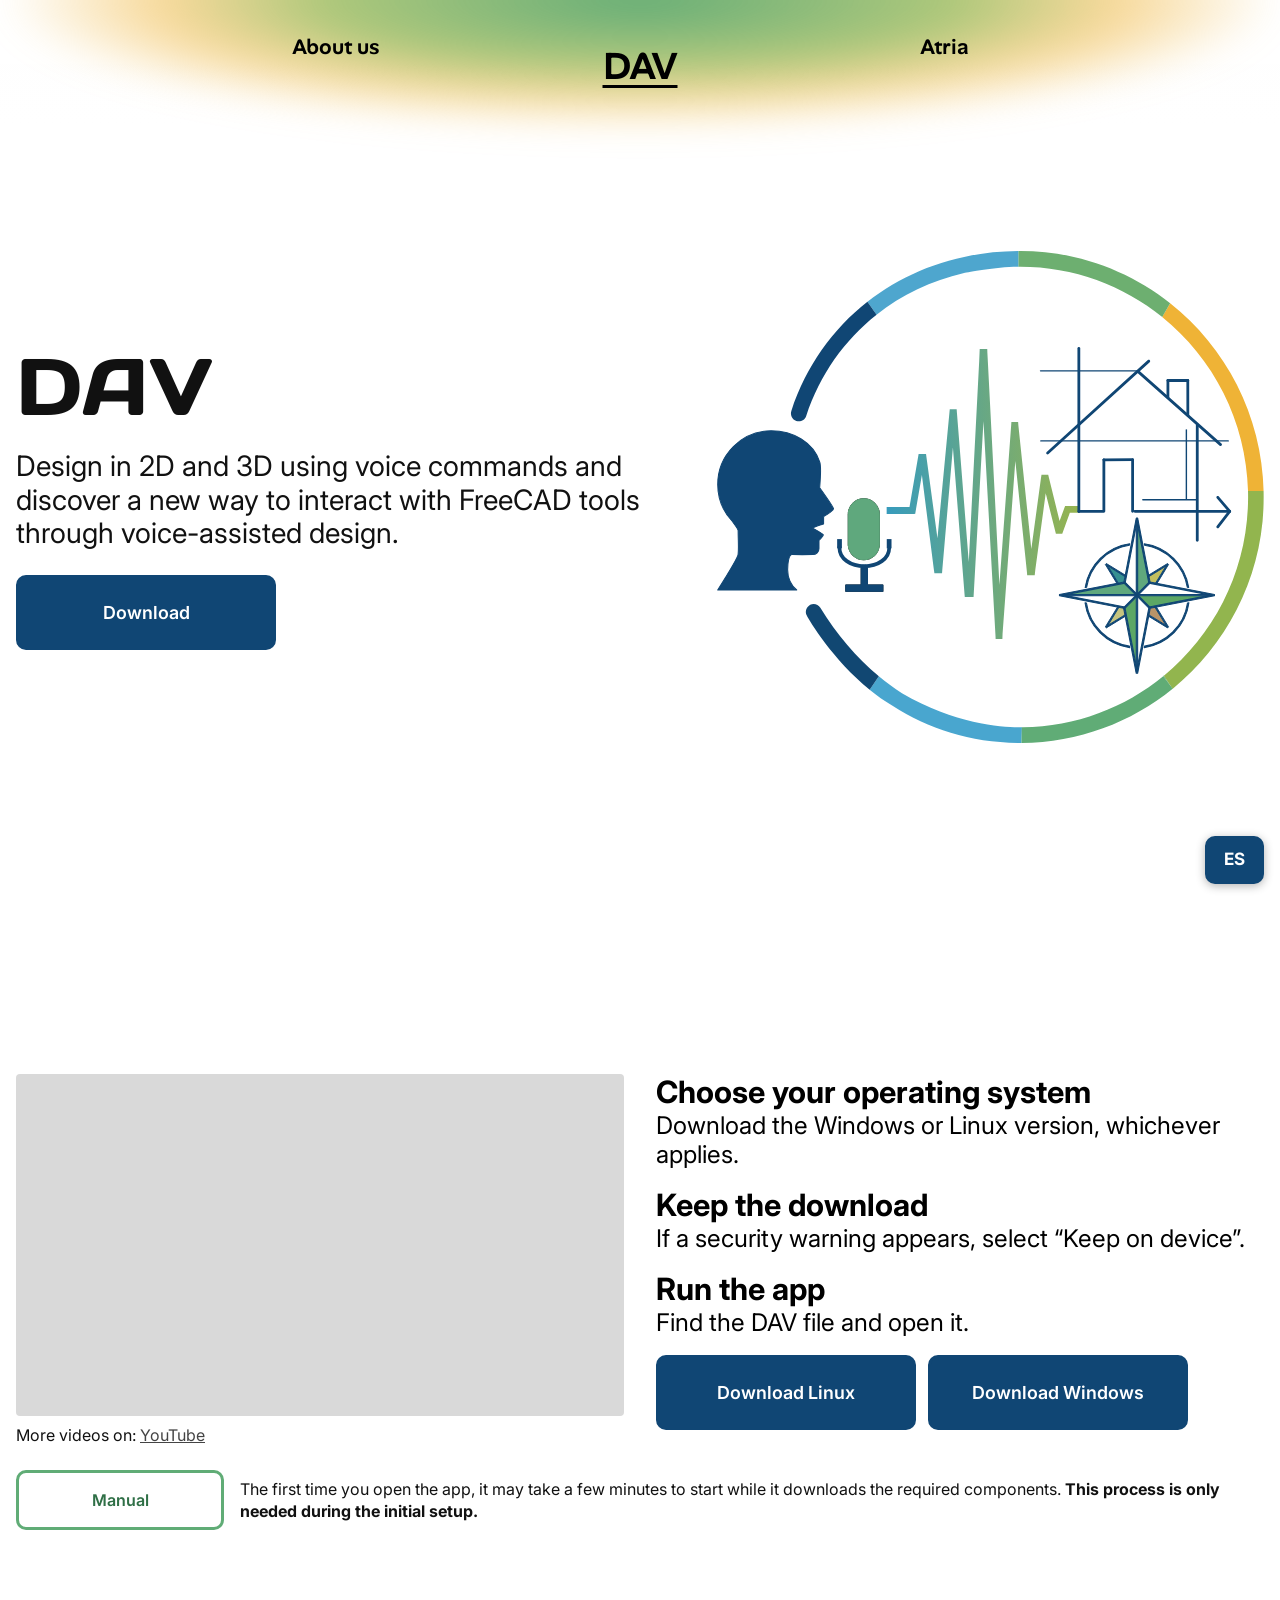
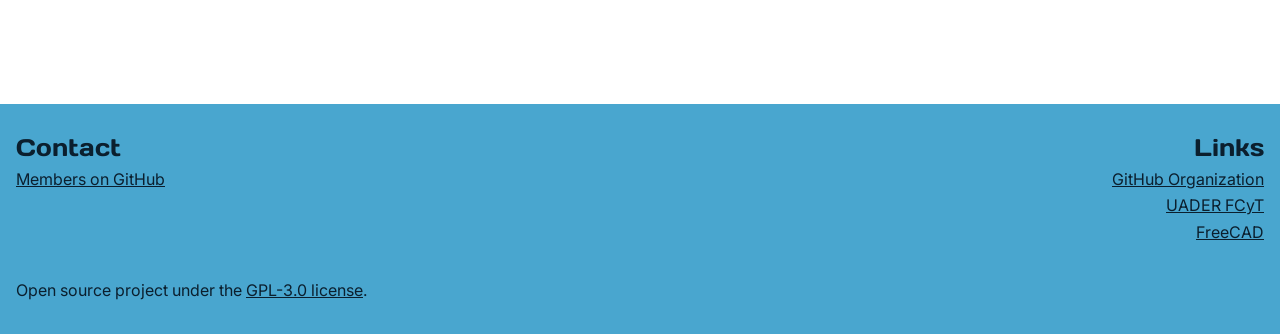
<file: en/dav.html>
<!doctype html>
<html lang="en">
<head>
  <meta charset="utf-8">
  <meta name="viewport" content="width=device-width, initial-scale=1">
  <title>DAV</title>
  <meta name="description" content="DAV lets you design in 2D and 3D with FreeCAD using voice commands. Open source project from UADER.">
  <link rel="canonical" href="https://dav-atria-web.vercel.app/en/DAV">
  <link rel="alternate" hreflang="es" href="https://dav-atria-web.vercel.app/DAV">
  <link rel="alternate" hreflang="en" href="https://dav-atria-web.vercel.app/en/DAV">
  <link rel="alternate" hreflang="x-default" href="https://dav-atria-web.vercel.app/DAV">
  <meta property="og:type" content="website">
  <meta property="og:title" content="DAV">
  <meta property="og:description" content="DAV lets you design in 2D and 3D with FreeCAD using voice commands. Open source project from UADER.">
  <meta property="og:url" content="https://dav-atria-web.vercel.app/en/DAV">
  <meta property="og:locale" content="en_US">
  <link rel="icon" type="image/svg+xml" href="../assets/img/dav-ilustracion.svg">
  <link rel="stylesheet" href="../css/styles.css">
</head>
<body>
  <a class="skip-link" href="#main">Skip to content</a>

  <header class="site-header" data-active="dav">
    <div class="nav-blob" aria-hidden="true"></div>
    <div class="site-header__bar">
      <nav id="main-nav" class="main-nav" aria-label="Main">
        <a href="/en/aboutUs">About us</a>
        <a href="/en/DAV" aria-current="page">DAV</a>
        <a href="/en/atria"><span translate="no" class="notranslate">Atria</span></a>
      </nav>
    </div>
  </header>

  <main id="main">
    <section class="section section--screen section--dav" aria-labelledby="page-title">
      <div class="container">
        <div class="hero">
          <div class="hero__text">
            <h1 id="page-title">DAV</h1>
            <p class="lead">Design in 2D and 3D using voice commands and discover a new way to interact with FreeCAD tools through voice-assisted design.</p>
            <div class="btn-row">
              <a class="btn btn--dav" href="#descargas"><span class="btn__label">Download</span></a>
            </div>
          </div>
          <img class="hero__visual hero__visual--dav" src="../assets/img/dav-ilustracion.svg" alt="" width="509" height="459">
        </div>
      </div>
    </section>
    <section class="section section--screen section--dav" id="descargas" aria-label="How to install DAV">
      <div class="container">
        <div class="downloads">
          <div class="downloads__video" style="position: relative; overflow: hidden;">
            <iframe src="https://www.youtube.com/embed/890cXP_gKmc?rel=0"
              title="DAV tutorial video" loading="lazy" referrerpolicy="strict-origin-when-cross-origin"
              style="position: absolute; inset: 0; width: 100%; height: 100%; border: 0; border-radius: 4px;"
              allow="accelerometer; autoplay; clipboard-write; encrypted-media; gyroscope; picture-in-picture; web-share"
              allowfullscreen></iframe>
          </div>
          <p class="downloads__more">More videos on:
            <span class="link-soon" data-link="youtube">YouTube</span>
          </p>
          <div class="steps" role="group" aria-label="How to install DAV">
            <div class="step">
              <h2>Choose your operating system</h2>
              <p>Download the Windows or Linux version, whichever applies.</p>
            </div>
            <div class="step">
              <h2>Keep the download</h2>
              <p>If a security warning appears, select “Keep on device”.</p>
            </div>
            <div class="step">
              <h2>Run the app</h2>
              <p>Find the DAV file and open it.</p>
            </div>
            <div class="btn-row">
              <button type="button" class="btn btn--dav" data-link="downloads.davLinux" disabled aria-disabled="true"><span class="btn__label">Download Linux</span><small>Coming soon</small></button>
              <button type="button" class="btn btn--dav" data-link="downloads.davWindows" disabled aria-disabled="true"><span class="btn__label">Download Windows</span><small>Coming soon</small></button>
            </div>
          </div>
          <div class="manual">
            <button type="button" class="btn btn--outline btn--dav-outline" data-link="manual.dav.en" disabled aria-disabled="true"><span class="btn__label">Manual</span><small>Coming soon</small></button>
            <p>The first time you open the app, it may take a few minutes to start while it downloads the required components. <strong>This process is only needed during the initial setup.</strong></p>
          </div>
        </div>
      </div>
    </section>
  </main>

  <footer class="site-footer site-footer--dav">
    <div class="container site-footer__grid">
      <div>
        <h2 class="site-footer__title">Contact</h2>
        <ul>
          <li><a href="https://github.com/orgs/DAv-Project-Team-UADER/people" target="_blank" rel="noopener noreferrer">Members on GitHub</a></li>
        </ul>
      </div>
      <div class="site-footer__right">
        <h2 class="site-footer__title">Links</h2>
        <ul>
          <li><a href="https://github.com/DAv-Project-Team-UADER" target="_blank" rel="noopener noreferrer">GitHub Organization</a></li>
          <li><a href="https://fcytcdelu.uader.edu.ar/" target="_blank" rel="noopener noreferrer">UADER FCyT</a></li>
          <li><a href="https://www.freecad.org" target="_blank" rel="noopener noreferrer">FreeCAD</a></li>
        </ul>
      </div>
      <p class="site-footer__license">Open source project under the <a href="https://github.com/DAv-Project-Team-UADER/Atria/blob/main/LICENSE" target="_blank" rel="noopener noreferrer">GPL-3.0 license</a>.</p>
    </div>
  </footer>

  <nav class="lang-switch lang-switch--dav" aria-label="Language">
    <a href="/DAV" lang="es" hreflang="es" title="Español">ES</a>
  </nav>

  <script src="../js/config.js"></script>
  <script src="../js/main.js"></script>
</body>
</html>
</file>
<file: css/styles.css>
@import url("https://fonts.googleapis.com/css2?family=Alan+Sans:wght@300..900&family=Days+One&family=Inter:wght@400;600;700&display=swap");

/* ==========================================================
   Atria / DAV — landing
   Variables del Figma: colores y tipografías
   ========================================================== */
:root {
  /* Atria */
  --atria-purple: #5A1F6E;
  --atria-blue-gray: #8DAAC7;
  --atria-slate: #455362;

  /* DAV */
  --dav-navy: #104674;
  --dav-sky: #49A6CF;
  --dav-green: #60AC76;
  --dav-lime: #92B54E;
  --dav-amber: #EFB336;

  /* Neutros */
  --color-bg: #ffffff;
  --color-text: #111111;
  --color-muted: #f1f2f4;
  --color-video: #d9d9d9;

  /* Tipografía */
  --font-title: "Days One", system-ui, sans-serif;
  --font-body: "Inter", system-ui, sans-serif;
  --font-nav: "Alan Sans", system-ui, sans-serif;
  /* Jerarquía: título (nombre de la página, 80px) > subtítulo (36px) > texto (26px) > texto chico (16px).
     Los mínimos mantienen la lectura en pantallas chicas. */
  --fs-title: clamp(2.5rem, 8vw, 5rem);
  --fs-sub: clamp(1.375rem, 2.6vw, 2.5rem);
  --fs-step-title: clamp(1.25rem, 2.4vw, 2.25rem);
  --fs-lead: clamp(1.125rem, 2.2vw, 1.875rem);      /* descripción del hero */
  --fs-text: clamp(1rem, 1.9vw, 1.625rem);      /* párrafos, pasos, listas */
  --fs-small: 1rem;
  --fs-btn: clamp(0.9375rem, 1.4vw, 1.25rem);

  /* Layout */
  --header-h: 96px;
  --container: 1360px;
  --gutter: 16px;
  --radius: 8px;

  /* Navegación */
  --nav-text: #000;
  --nav-font-size: clamp(18px, 1.667vw, 25px);
  --nav-active-font-size: clamp(30px, 3vw, 45px);
  --nav-gap: clamp(12px, 1.333vw, 20px);
  --nav-max-width: 1100px;
  --nav-blur: blur(min(1.333vw, 20px));
  --nav-active-offset: 19px;

  /* Animación: solo lo definido en el prototipo de Figma */
  --btn-transition: 300ms ease-out;  /* botones: Figma, Smart animate 300ms ease-out */
}

*, *::before, *::after { box-sizing: border-box; }

html {
  scroll-padding-top: var(--header-h);
  scroll-behavior: smooth;
}

body {
  margin: 0;
  padding-top: var(--header-h);
  font-family: var(--font-body);
  font-weight: 400;
  color: var(--color-text);
  background: var(--color-bg);
  line-height: 1.4;
  overflow-x: hidden;
}

img, svg { max-width: 100%; height: auto; }

h1, h2, .title {
  font-family: var(--font-title);
  font-weight: 400;
  font-size: var(--fs-title);
  line-height: 1;
  letter-spacing: 0;
  margin: 0 0 24px;
}

h3 { margin: 0 0 4px; font-size: 1rem; font-weight: 700; }
p { margin: 0 0 12px; }

a { color: inherit; }
a:focus-visible, button:focus-visible {
  outline: 3px solid var(--atria-purple);
  outline-offset: 3px;
}

.container {
  width: 100%;
  max-width: var(--container);
  margin: 0 auto;
  padding: 0 var(--gutter);
}

.skip-link {
  position: absolute;
  left: 8px;
  top: -60px;
  background: var(--atria-purple);
  color: #fff;
  padding: 8px 12px;
  border-radius: var(--radius);
  z-index: 100;
}
.skip-link:focus { top: 8px; }

/* ---------- Header / nav ---------- */
/* Medio elipse con degradé que contiene los tres nombres. El activo va al centro y subrayado.
   El degradé y el color del texto cambian según la página (data-active). */
.site-header {
  position: fixed;
  top: 0;
  left: 0;
  right: 0;
  z-index: 50;
  min-height: var(--header-h);
  pointer-events: none;
}
.site-header::before {
  content: "";
  position: absolute;
  inset: 0;
  z-index: 0;
  background: linear-gradient(to top, transparent, rgba(255, 255, 255, 1));
  pointer-events: none;
}
.site-header > .site-header__bar { pointer-events: auto; }
.site-header { transition: transform var(--btn-transition); }
.site-header.is-footer-visible { transform: translateY(calc(-100% - 60px)); }

.nav-blob {
  position: relative;
  top: 0;
  left: auto;
  transform: none;
  width: 100%;
  height: max(80px, 10vw);
  aspect-ratio: auto;
  border-radius: 0 0 50% 50% / 0 0 100% 100%;
  pointer-events: none;
  z-index: 1;
}
.site-header[data-active="atria"] {
  --nav-gradient: radial-gradient(ellipse farthest-side at 50% 50%, var(--atria-purple) 0%, color-mix(in srgb, var(--dav-navy) 75%, transparent) 50%, color-mix(in srgb, var(--dav-navy) 50%, transparent) 75%, transparent 100%);
}
.site-header[data-active="dav"] {
  --nav-gradient: radial-gradient(ellipse farthest-side at 50% 50%, var(--dav-green) 0%, color-mix(in srgb, var(--dav-lime) 75%, transparent) 50%, color-mix(in srgb, var(--dav-amber) 50%, transparent) 75%, transparent 100%);
}
.site-header[data-active="about"] {
  --nav-gradient: radial-gradient(ellipse farthest-side at 50% 50%, var(--atria-slate) 0%, color-mix(in srgb, var(--atria-blue-gray) 75%, transparent) 50%, color-mix(in srgb, var(--atria-blue-gray) 50%, transparent) 75%, transparent 100%);
}
.site-header .nav-blob {
  background: none;
}
.site-header .nav-blob::before {
  content: "";
  position: absolute;
  top: 0;
  left: 0;
  width: 100%;
  height: max(160px, 20vw);
  aspect-ratio: auto;
  transform: translateY(-50%);
  border-radius: 50%;
  background: var(--nav-gradient);
  filter: var(--nav-blur);
}

.site-header__bar {
  position: absolute;
  top: 0;
  left: 0;
  right: 0;
  z-index: 2;
  height: var(--header-h);
  max-width: var(--container);
  margin: 0 auto;
  padding: 0 var(--gutter);
  display: flex;
  align-items: center;
  justify-content: center;
  color: var(--nav-text);
}

.main-nav {
  display: grid;
  grid-template-columns: minmax(0, 1fr) auto minmax(0, 1fr);
  column-gap: var(--nav-gap);
  align-items: center;
  width: 100%;
  max-width: var(--nav-max-width);
  margin: 0 auto;
  font-family: var(--font-nav);
}
.main-nav a:first-child, .main-nav a:last-child { justify-self: center; }
.main-nav a {
  color: var(--nav-text);
  text-decoration: none;
  font-weight: 600;
  font-size: var(--nav-font-size);
  padding: 6px 4px;
  white-space: nowrap;
  transition: transform 150ms ease-out;
}
.main-nav a:hover { text-decoration: none; transform: scale(0.97); }
.main-nav a[aria-current="page"] {
  grid-column: 2;
  justify-self: center;
  font-size: var(--nav-active-font-size);
  text-decoration: underline;
  text-underline-offset: 6px;
  text-decoration-thickness: 3px;
  transform: translateY(var(--nav-active-offset));
}

/* ---------- Selector de idioma: fijo abajo a la derecha, color según la página ---------- */
.lang-switch {
  position: fixed;
  right: max(16px, env(safe-area-inset-right));
  bottom: max(16px, env(safe-area-inset-bottom));
  z-index: 60;
  --lang-c: var(--atria-purple);
}
.lang-switch--dav { --lang-c: var(--dav-navy); }
.lang-switch--about { --lang-c: var(--atria-slate); }
.lang-switch a {
  display: inline-flex;
  align-items: center;
  justify-content: center;
  min-width: 56px;
  height: 48px;
  padding: 0 16px;
  font-weight: 700;
  font-size: 1.0625rem;
  text-decoration: none;
  color: #fff;
  background: var(--lang-c);
  border: 3px solid var(--lang-c);
  border-radius: 10px;
  box-shadow: 0 2px 10px rgba(0, 0, 0, 0.3);
  transition: background var(--btn-transition), color var(--btn-transition);
}
.lang-switch a:hover { background: #fff; border-color: #fff; box-shadow: none; color: var(--lang-c); }
.lang-switch a:focus-visible { outline: 3px solid var(--lang-c); outline-offset: 5px; }

/* ---------- Secciones ---------- */
.section { padding: 56px 0; }
.section--about { background: var(--color-bg); }

/* Hero y descargas ocupan cada uno el alto visible (pantalla menos el header). */
.section--screen {
  min-height: calc(100vh - var(--header-h));
  min-height: calc(100svh - var(--header-h));
  display: flex;
  align-items: center;
  padding: 24px 0;
}
.section--screen > .container { width: 100%; }

@media (min-width: 721px) {
  .section--atria.section--screen,
  .section--about.section--screen {
    padding: 0 0 var(--header-h);
  }
}

.hero {
  display: grid;
  grid-template-columns: 1.1fr 0.9fr;
  gap: 32px;
  align-items: center;
}
.lead { font-size: var(--fs-lead); line-height: 1.2; margin-bottom: 24px; }

.hero__visual { min-height: 260px; border-radius: var(--radius); }
.hero__visual--atria, .hero__visual--dav {
  display: block;
  width: 100%;
  height: auto;
  min-height: 0;
  max-height: min(560px, calc(100svh - var(--header-h) - 96px));
  object-fit: contain;
  border-radius: 0;
}

/* ---------- Botones ---------- */
/* Figma: descarga 260x75, manual 208x60, radio 10px, borde 3px.
   Hover: cambia a la variante alternativa (relleno <-> contorno), ease-out 300ms. */
.btn-row { display: flex; flex-wrap: wrap; gap: 12px; }

.btn {
  display: inline-flex;
  flex-direction: column;
  align-items: center;
  justify-content: center;
  gap: 2px;
  width: 260px;
  max-width: 100%;
  height: 75px;
  padding: 0 8px;
  font: inherit;
  font-weight: 600;
  font-size: var(--fs-btn);
  text-decoration: none;
  border: 3px solid transparent;
  border-radius: 10px;
  cursor: pointer;
  transition: background var(--btn-transition), color var(--btn-transition), border-color var(--btn-transition);
}
.btn .btn__label { white-space: nowrap; }
.btn small { font-size: 0.75rem; font-weight: 400; }
.btn--outline { width: 208px; height: 60px; flex: none; }

.btn--atria { background: var(--atria-purple); border-color: var(--atria-purple); color: #fff; }
.btn--atria:hover { background: #fff; color: var(--atria-purple); }
.btn--dav { background: var(--dav-navy); border-color: var(--dav-navy); color: #fff; }
.btn--dav:hover { background: #fff; color: var(--dav-navy); }

.btn--atria-outline { background: #fff; color: var(--atria-slate); border-color: var(--atria-slate); }
.btn--atria-outline:hover { background: var(--atria-slate); color: #fff; }
.btn--dav-outline { background: #fff; color: #2f6f46; border-color: var(--dav-green); }
.btn--dav-outline:hover { background: var(--dav-green); color: #10351f; }

.btn[disabled], .btn[aria-disabled="true"] { cursor: not-allowed; opacity: 0.75; }

.link-soon { color: #444; }
.link-soon small { font-size: 0.8em; }

/* ---------- Bloque de descargas ---------- */
.downloads {
  display: grid;
  grid-template-columns: minmax(0, 1fr) minmax(0, 1fr);
  gap: 8px 32px;
}
.downloads--atria {
  grid-template-columns: minmax(0, 1fr);
}
.downloads--atria .steps {
  grid-column: 1;
  grid-row: auto;
  margin: 0;
}
.downloads--atria .steps > .step:last-child {
  margin-bottom: 0;
}
.downloads--atria .manual {
  grid-column: 1;
  width: 100%;
  margin: 16px 0 0;
}
.downloads--atria > .downloads__actions {
  flex-direction: column;
  align-items: flex-end;
}
.downloads--atria .manual .btn {
  font-size: calc(var(--fs-btn) * 0.9);
}
.downloads--atria .manual .btn small {
  font-size: 0.75em;
}
.section--dav .manual .btn {
  font-size: calc(var(--fs-btn) * 0.9);
}
.section--dav .manual .btn small {
  font-size: 0.75em;
}
@media (max-width: 420px) {
  .downloads--atria > .downloads__actions {
    align-items: stretch;
    width: 100%;
  }
  .downloads--atria > .downloads__actions .btn {
    width: 100%;
    height: max(48px, 3.75em);
    padding: 0 6px;
    font-size: clamp(12px, 3.1vw, 13px);
  }
  .downloads--atria > .downloads__actions .btn small {
    font-size: max(10px, 0.75em);
  }
  .downloads--atria .manual .btn {
    width: min(208px, 70%);
    height: 40px;
    font-size: clamp(11px, 2.8vw, 12px);
  }
  .section--dav .steps > .btn-row .btn {
    width: 100%;
    height: max(48px, 3.75em);
    padding: 0 6px;
    font-size: clamp(12px, 3.1vw, 13px);
  }
  .section--dav .steps > .btn-row .btn small {
    font-size: max(10px, 0.75em);
  }
  .section--dav .manual .btn {
    width: min(208px, 70%);
    height: 40px;
    font-size: clamp(11px, 2.8vw, 12px);
  }
}
@media (min-width: 420px) and (max-width: 904px) {
  .downloads--atria {
    grid-template-columns: minmax(0, 1fr);
  }
  .downloads--atria .steps,
  .downloads--atria .manual,
  .downloads--atria > .downloads__actions {
    grid-column: 1;
    grid-row: auto;
  }
  .downloads--atria > .downloads__actions {
    display: grid;
    grid-template-columns: repeat(2, minmax(0, 1fr));
    align-items: stretch;
    width: 100%;
    margin-top: 24px;
  }
  .downloads--atria > .downloads__actions .btn {
    width: 100%;
    min-width: 0;
    height: clamp(56px, 8.3vw, 75px);
    padding: 0 6px;
    font-size: clamp(13px, 1.667vw, 15px);
  }
  .downloads--atria > .downloads__actions .btn small {
    font-size: max(10px, 0.75em);
  }
  .downloads--atria .manual .btn {
    width: min(208px, 42vw);
    height: clamp(40px, 6.6vw, 60px);
    font-size: clamp(11px, 1.4vw, 14px);
  }
  .section--dav .steps > .btn-row .btn {
    width: calc(50% - 6px);
    min-width: 0;
    height: clamp(56px, 8.3vw, 75px);
    padding: 0 6px;
    font-size: clamp(13px, 1.667vw, 15px);
  }
  .section--dav .steps > .btn-row .btn small {
    font-size: max(10px, 0.75em);
  }
  .section--dav .manual .btn {
    width: min(208px, 42vw);
    height: clamp(40px, 6.6vw, 60px);
    font-size: clamp(11px, 1.4vw, 14px);
  }
}
@media (min-width: 420px) and (max-width: 579px) {
  .section--dav .steps > .btn-row {
    flex-direction: column;
  }
}
@media (min-width: 901px) and (max-width: 903.99px) {
  .section--dav .steps > .btn-row .btn {
    width: calc(50vw - 29.6px);
    max-width: none;
    flex-shrink: 0;
  }
}
@media (min-width: 420px) and (max-width: 765.99px) {
  .downloads--atria .manual {
    flex-direction: column;
    align-items: flex-start;
  }
}
@media (min-width: 904px) {
  .downloads--atria {
    grid-template-columns: minmax(0, 1fr) auto;
  }
  .downloads--atria .steps {
    grid-column: 1;
    grid-row: 1;
  }
  .downloads--atria > .downloads__actions {
    display: flex;
    flex-direction: column;
    align-items: flex-end;
    grid-column: 2;
    grid-row: 1;
    align-self: end;
    justify-self: end;
    width: auto;
    margin-top: 0;
  }
  .downloads--atria > .downloads__actions .btn {
    width: 260px;
    min-width: auto;
    height: 75px;
    padding: 0 8px;
    font-size: var(--fs-btn);
  }
  .downloads--atria > .downloads__actions .btn small {
    font-size: 0.75rem;
  }
  .downloads--atria .manual {
    grid-column: 1 / -1;
    grid-row: 2;
  }
  .section--dav .steps > .btn-row .btn {
    width: 260px;
    max-width: 100%;
    min-width: auto;
    flex-shrink: 1;
    height: 75px;
    padding: 0 8px;
    font-size: var(--fs-btn);
  }
  .section--dav .steps > .btn-row .btn small {
    font-size: 0.75rem;
  }
}
.downloads__video {
  background: var(--color-video);
  border-radius: 4px;
  aspect-ratio: 16 / 9;
}
.downloads__more { grid-column: 1; font-size: var(--fs-small); margin: 0; }
.steps { grid-column: 2; grid-row: 1 / span 2; color: #000; }
.step { margin-bottom: 18px; font-size: var(--fs-text); line-height: 1.2; }
.step h2, .step h3 { font-family: var(--font-body); font-size: var(--fs-step-title); line-height: inherit; font-weight: 700; letter-spacing: 0; margin: 0; }
.step p { font-weight: 400; margin: 0; }
.manual {
  grid-column: 1 / -1;
  display: flex;
  gap: 16px;
  align-items: center;
  font-size: var(--fs-small);
  margin-top: 16px;
}
.manual p { margin: 0; }

/* ---------- Sobre nosotros ---------- */
.title--center { text-align: center; }
.about__text { max-width: 900px; margin: 0 auto 40px; text-align: center; font-size: var(--fs-text); line-height: 1.35; }

.teams { display: grid; grid-template-columns: 1fr 1fr; gap: 32px; }
.team { display: grid; grid-template-columns: 1fr 1fr; gap: 0 16px; align-content: start; }
.team__title {
  grid-column: 1 / -1;
  text-align: center;
  font-family: var(--font-title);
  font-weight: 400;
  font-size: var(--fs-sub);
  margin: 0 0 12px;
}
.team__list { list-style: none; margin: 0; padding: 0; font-size: var(--fs-text); line-height: 1.2; color: #000; }
.team__list + .team__list { text-align: right; }
.team__list li { padding: 2px 0; }

/* ---------- Footer ---------- */
.site-footer { background: var(--atria-slate); color: #fff; padding: 32px 0 32px; } /* deja espacio para el botón de idioma fijo */
.site-footer--atria { background: var(--atria-slate); }
/* Figma usa blanco sobre #49A6CF (2.7:1, no cumple AA); se usa texto oscuro (6:1) */
.site-footer--dav { background: var(--dav-sky); color: #0b1f2e; }
.site-footer--about { background: var(--atria-purple); }
.site-footer a { color: inherit; }
.site-footer a:focus-visible { outline-color: currentColor; }
.site-footer__grid { display: grid; grid-template-columns: 1fr 1fr; gap: 16px; }
.site-footer__title { font-size: 1.5rem; margin: 0 0 8px; }
.site-footer ul { list-style: none; margin: 0; padding: 0; font-size: var(--fs-small); }
.site-footer li { margin-bottom: 4px; }
.site-footer__right { text-align: right; }
.site-footer__license { grid-column: 1 / -1; font-size: var(--fs-small); margin: 16px 0 0; }

/* ---------- Responsive ---------- */
@media (max-width: 900px) {
  .hero, .downloads { grid-template-columns: 1fr; }
  .downloads__more, .steps { grid-column: 1; grid-row: auto; }
  .hero__visual { min-height: 0; order: -1; }
  .hero__visual--atria, .hero__visual--dav { max-height: min(300px, 28svh); }
  .hero { gap: 20px; }
}

@media (max-width: 720px) {
  :root {
    --header-h: 64px;
    --nav-font-size: clamp(12px, 3.5vw, 16px);
    --nav-active-font-size: clamp(18px, 3vw, 24px);
    --nav-gap: clamp(2px, 0.6vw, 4px);
    --nav-max-width: 92%;
    --nav-active-offset: 15px;
  }
  /* Keeps the visible ellipse height proportional to the active link on narrow screens. */
  .site-header .nav-blob {
    font-size: var(--nav-active-font-size);
    height: 3.667em;
    aspect-ratio: auto;
  }
  .site-header .nav-blob::before {
    height: 7.334em;
    aspect-ratio: auto;
  }
  .teams { grid-template-columns: 1fr; }
  .section { padding: 40px 0; }
  .section--screen { padding: 12px 0 72px; } /* deja lugar al botón de idioma fijo */
}

@media (max-width: 420px) {
  .manual { flex-direction: column; align-items: flex-start; }
  .btn-row .btn { width: 100%; }
}

/* ---------- Transición entre páginas (prototipo de Figma) ----------
   Figma: Smart animate, 0.3 s, ease-out. Se animan el degradé (Ellipse 1) y el menú.
   En "Sobre nosotros" la elipse mide 354.046 px de alto contra 331.081 px en Atria y DAV,
   con la base fija: arriba queda 22.965 px más alta. Se aplica con View Transitions entre
   páginas (Chrome, Edge y Safari recientes); en el resto se navega sin animación. */
.nav-blob { view-transition-name: nav-blob; }

.main-nav a[href$="dav.html"] { view-transition-name: nav-dav; }
.main-nav a[href$="index.html"] { view-transition-name: nav-atria; }
.main-nav a[href$="nosotros.html"],
.main-nav a[href$="about.html"] { view-transition-name: nav-about; }

@media (prefers-reduced-motion: no-preference) {
  @view-transition { navigation: auto; }

  /* El resto de la página cambia de golpe: el prototipo solo anima el degradé y el menú */
  ::view-transition-old(root) { display: none; }
  ::view-transition-new(root) { animation: none; mix-blend-mode: normal; }

  ::view-transition-group(nav-blob), ::view-transition-group(nav-dav),
  ::view-transition-group(nav-atria), ::view-transition-group(nav-about),
  ::view-transition-old(nav-blob), ::view-transition-old(nav-dav),
  ::view-transition-old(nav-atria), ::view-transition-old(nav-about),
  ::view-transition-new(nav-blob), ::view-transition-new(nav-dav),
  ::view-transition-new(nav-atria), ::view-transition-new(nav-about) {
    animation-duration: 0.3s;
    animation-timing-function: ease-out;
  }
}

/* ---------- Accesibilidad: reducir movimiento ---------- */
@media (prefers-reduced-motion: reduce) {
  html { scroll-behavior: auto; }
  *, *::before, *::after {
    transition: none !important;
    animation: none !important;
  }
}
</file>
